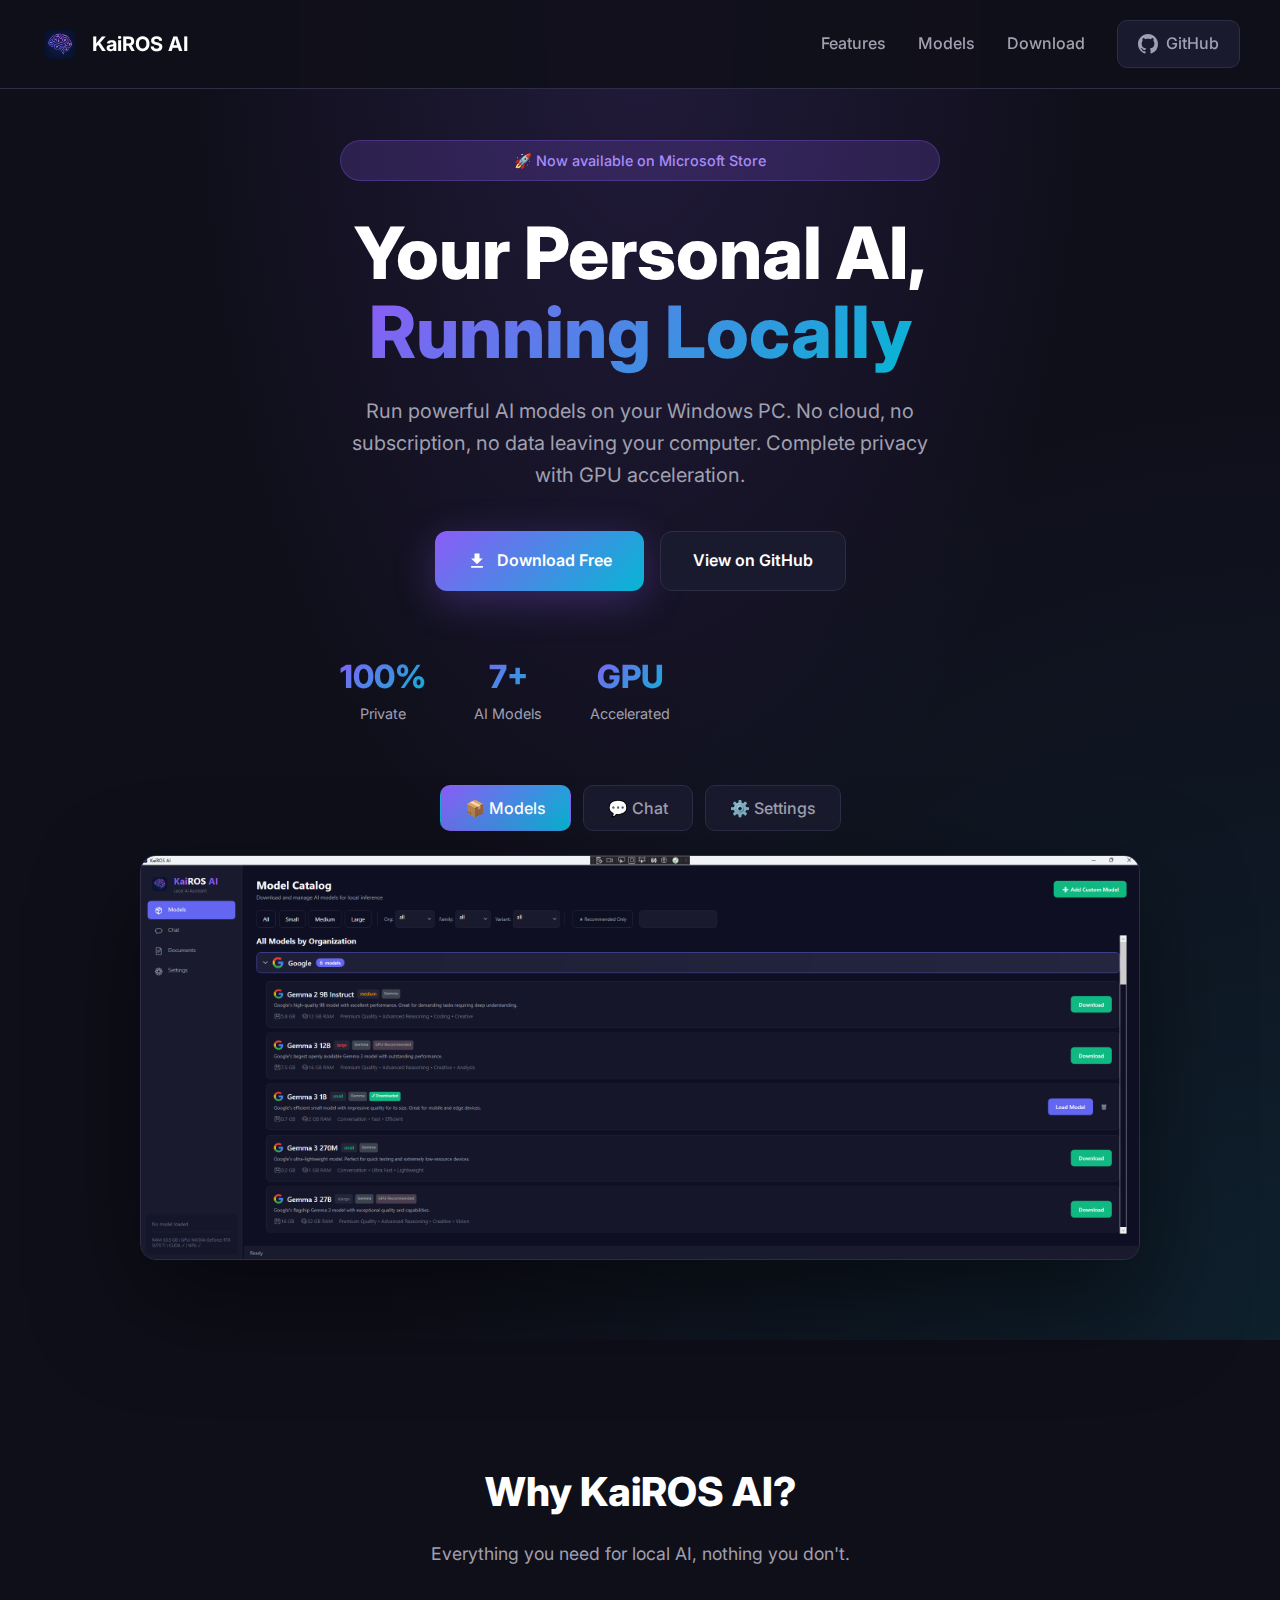
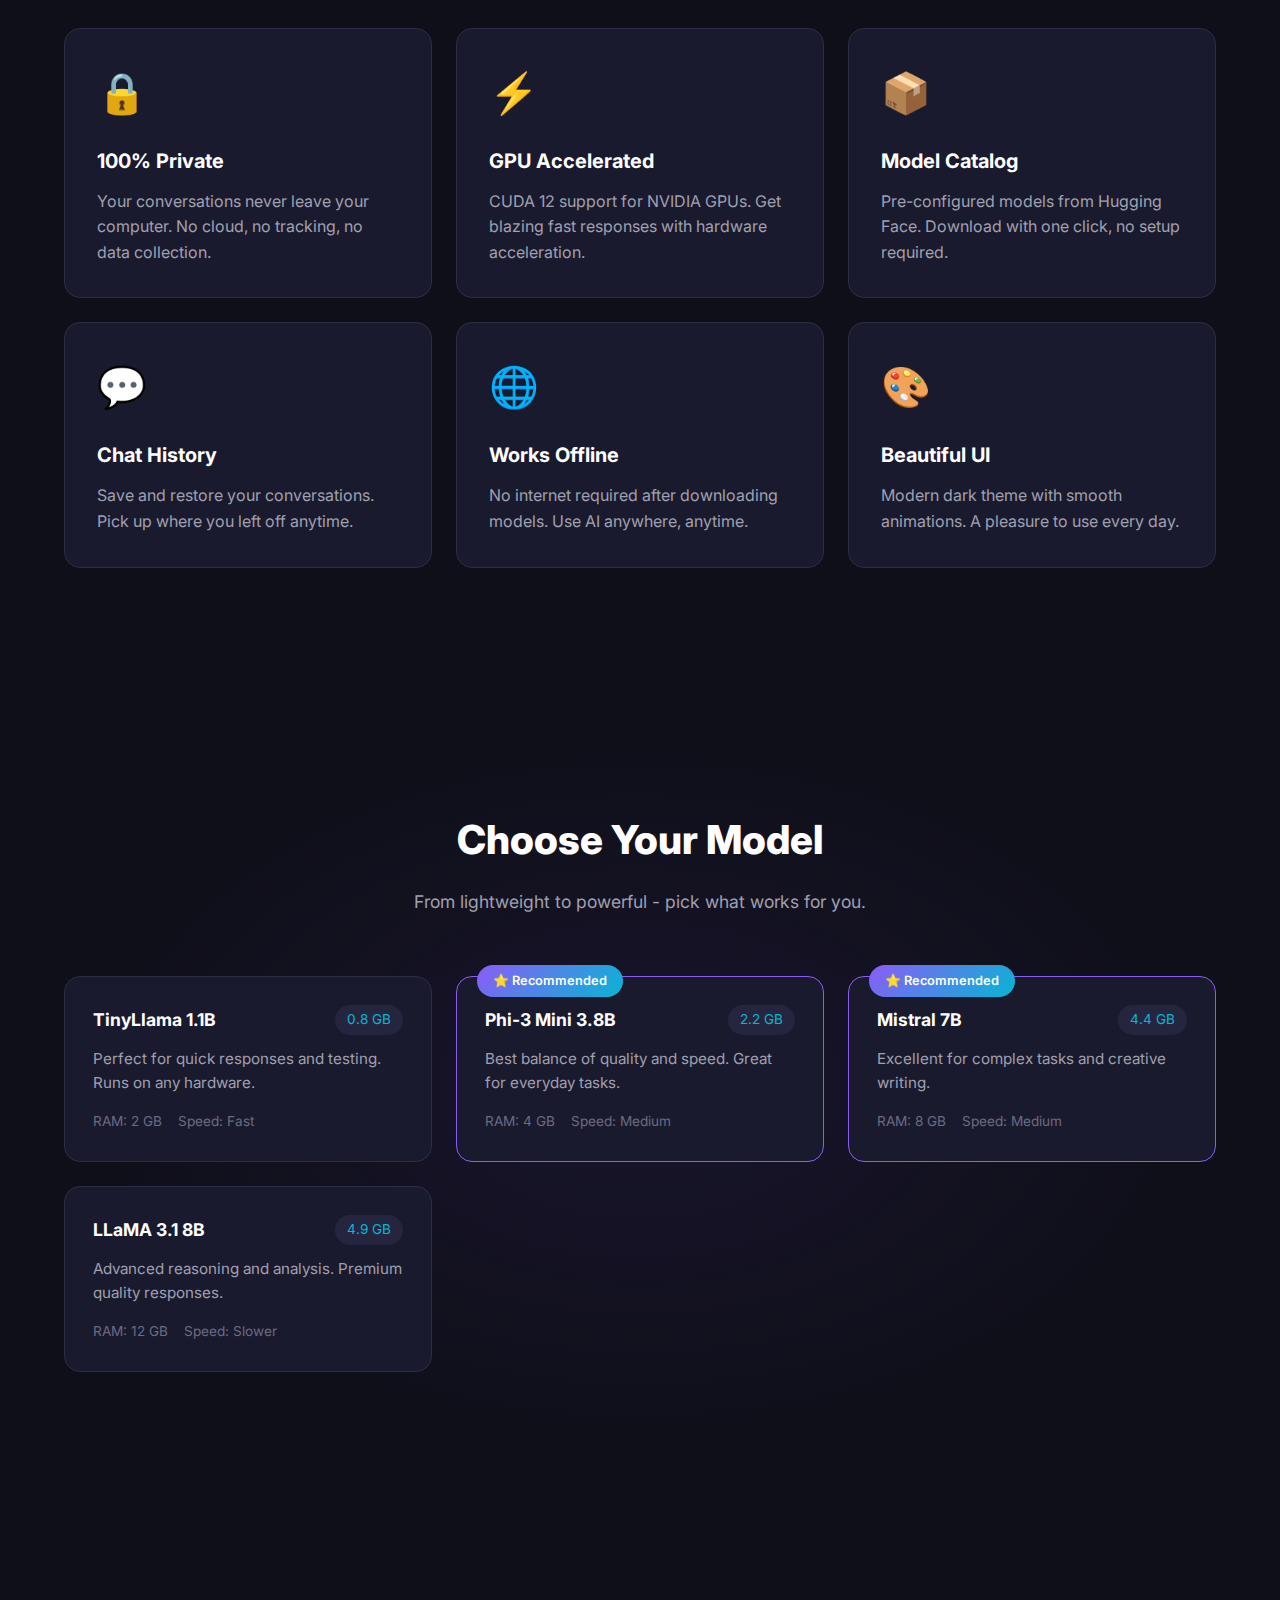
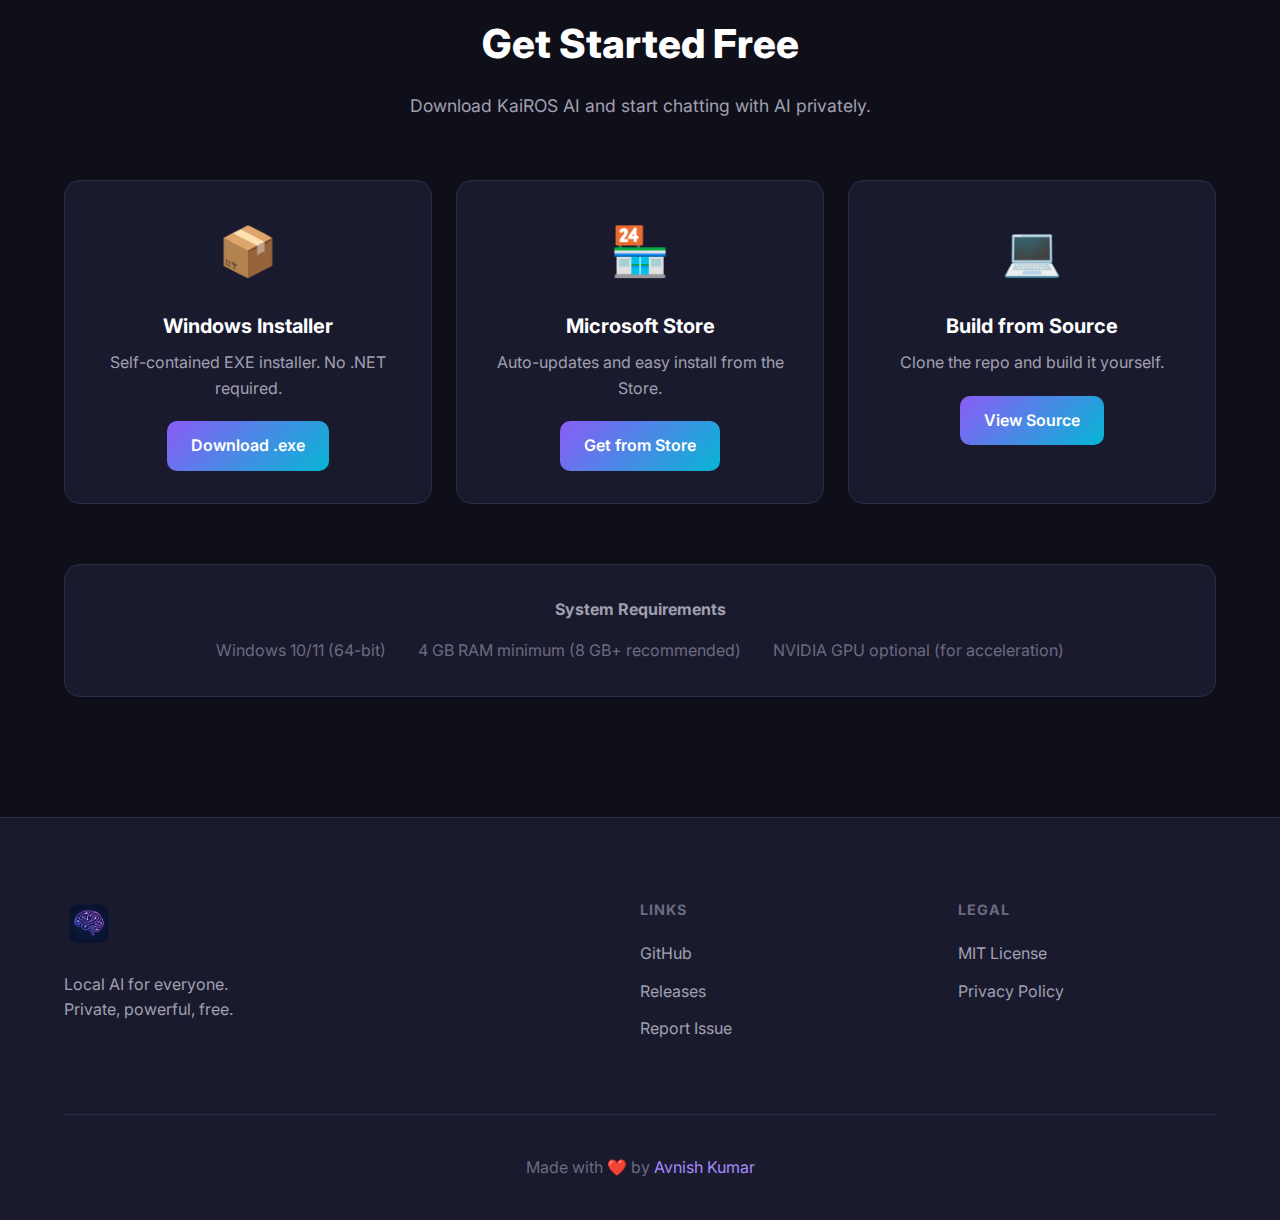
<file: docs/index.html>
<!DOCTYPE html>
<html lang="en">

<head>
    <meta charset="UTF-8">
    <meta name="viewport" content="width=device-width, initial-scale=1.0">
    <title>KaiROS AI - Local AI Assistant for Windows</title>
    <meta name="description"
        content="Run powerful AI models locally on your Windows PC. No cloud, no subscription, complete privacy. GPU accelerated with CUDA support.">
    <meta name="keywords" content="AI, LLM, Local AI, Windows, Privacy, GPU, CUDA, ChatGPT alternative">
    <link rel="icon" type="image/x-icon" href="assets/favicon.ico">
    <link href="https://fonts.googleapis.com/css2?family=Inter:wght@300;400;500;600;700;800&display=swap"
        rel="stylesheet">
    <link rel="stylesheet" href="style.css">
</head>

<body>
    <!-- Hero Section -->
    <header class="hero">
        <nav class="navbar">
            <div class="nav-brand">
                <img src="assets/logo.png" alt="KaiROS AI" class="nav-logo">
                <span>KaiROS AI</span>
            </div>
            <div class="nav-links">
                <a href="#features">Features</a>
                <a href="#models">Models</a>
                <a href="#download">Download</a>
                <a href="https://github.com/avikeid2007/Kairos.local" class="btn-github">
                    <svg viewBox="0 0 24 24" width="20" height="20" fill="currentColor">
                        <path
                            d="M12 0C5.37 0 0 5.37 0 12c0 5.31 3.435 9.795 8.205 11.385.6.105.825-.255.825-.57 0-.285-.015-1.23-.015-2.235-3.015.555-3.795-.735-4.035-1.41-.135-.345-.72-1.41-1.23-1.695-.42-.225-1.02-.78-.015-.795.945-.015 1.62.87 1.845 1.23 1.08 1.815 2.805 1.305 3.495.99.105-.78.42-1.305.765-1.605-2.67-.3-5.46-1.335-5.46-5.925 0-1.305.465-2.385 1.23-3.225-.12-.3-.54-1.53.12-3.18 0 0 1.005-.315 3.3 1.23.96-.27 1.98-.405 3-.405s2.04.135 3 .405c2.295-1.56 3.3-1.23 3.3-1.23.66 1.65.24 2.88.12 3.18.765.84 1.23 1.905 1.23 3.225 0 4.605-2.805 5.625-5.475 5.925.435.375.81 1.095.81 2.22 0 1.605-.015 2.895-.015 3.3 0 .315.225.69.825.57A12.02 12.02 0 0024 12c0-6.63-5.37-12-12-12z" />
                    </svg>
                    GitHub
                </a>
            </div>
        </nav>

        <div class="hero-content">
            <div class="hero-badge">🚀 Now available on Microsoft Store</div>
            <h1>Your Personal AI,<br><span class="gradient-text">Running Locally</span></h1>
            <p class="hero-subtitle">
                Run powerful AI models on your Windows PC. No cloud, no subscription,
                no data leaving your computer. Complete privacy with GPU acceleration.
            </p>
            <div class="hero-buttons">
                <a href="#download" class="btn btn-primary">
                    <svg viewBox="0 0 24 24" width="20" height="20" fill="currentColor">
                        <path d="M19 9h-4V3H9v6H5l7 7 7-7zM5 18v2h14v-2H5z" />
                    </svg>
                    Download Free
                </a>
                <a href="https://github.com/avikeid2007/Kairos.local" class="btn btn-secondary">
                    View on GitHub
                </a>
            </div>
            <div class="hero-stats">
                <div class="stat">
                    <span class="stat-value">100%</span>
                    <span class="stat-label">Private</span>
                </div>
                <div class="stat">
                    <span class="stat-value">7+</span>
                    <span class="stat-label">AI Models</span>
                </div>
                <div class="stat">
                    <span class="stat-value">GPU</span>
                    <span class="stat-label">Accelerated</span>
                </div>
            </div>
        </div>

        <div class="screenshot-gallery">
            <div class="gallery-tabs">
                <button class="tab active" data-tab="model">📦 Models</button>
                <button class="tab" data-tab="chat">💬 Chat</button>
                <button class="tab" data-tab="setting">⚙️ Settings</button>
            </div>
            <div class="gallery-images">
                <img src="assets/model.png" alt="Model Catalog" class="gallery-img active" id="img-model">
                <img src="assets/chat.png" alt="Chat Interface" class="gallery-img" id="img-chat">
                <img src="assets/setting.png" alt="Settings" class="gallery-img" id="img-setting">
            </div>
        </div>
    </header>

    <script>
        document.querySelectorAll('.gallery-tabs .tab').forEach(tab => {
            tab.addEventListener('click', () => {
                document.querySelectorAll('.tab').forEach(t => t.classList.remove('active'));
                document.querySelectorAll('.gallery-img').forEach(img => img.classList.remove('active'));
                tab.classList.add('active');
                document.getElementById('img-' + tab.dataset.tab).classList.add('active');
            });
        });
    </script>

    <!-- Features Section -->
    <section id="features" class="features">
        <div class="container">
            <h2 class="section-title">Why KaiROS AI?</h2>
            <p class="section-subtitle">Everything you need for local AI, nothing you don't.</p>

            <div class="features-grid">
                <div class="feature-card">
                    <div class="feature-icon">🔒</div>
                    <h3>100% Private</h3>
                    <p>Your conversations never leave your computer. No cloud, no tracking, no data collection.</p>
                </div>
                <div class="feature-card">
                    <div class="feature-icon">⚡</div>
                    <h3>GPU Accelerated</h3>
                    <p>CUDA 12 support for NVIDIA GPUs. Get blazing fast responses with hardware acceleration.</p>
                </div>
                <div class="feature-card">
                    <div class="feature-icon">📦</div>
                    <h3>Model Catalog</h3>
                    <p>Pre-configured models from Hugging Face. Download with one click, no setup required.</p>
                </div>
                <div class="feature-card">
                    <div class="feature-icon">💬</div>
                    <h3>Chat History</h3>
                    <p>Save and restore your conversations. Pick up where you left off anytime.</p>
                </div>
                <div class="feature-card">
                    <div class="feature-icon">🌐</div>
                    <h3>Works Offline</h3>
                    <p>No internet required after downloading models. Use AI anywhere, anytime.</p>
                </div>
                <div class="feature-card">
                    <div class="feature-icon">🎨</div>
                    <h3>Beautiful UI</h3>
                    <p>Modern dark theme with smooth animations. A pleasure to use every day.</p>
                </div>
            </div>
        </div>
    </section>

    <!-- Models Section -->
    <section id="models" class="models">
        <div class="container">
            <h2 class="section-title">Choose Your Model</h2>
            <p class="section-subtitle">From lightweight to powerful - pick what works for you.</p>

            <div class="models-grid">
                <div class="model-card">
                    <div class="model-header">
                        <h3>TinyLlama 1.1B</h3>
                        <span class="model-size">0.8 GB</span>
                    </div>
                    <p>Perfect for quick responses and testing. Runs on any hardware.</p>
                    <div class="model-specs">
                        <span>RAM: 2 GB</span>
                        <span>Speed: Fast</span>
                    </div>
                </div>
                <div class="model-card featured">
                    <div class="model-badge">⭐ Recommended</div>
                    <div class="model-header">
                        <h3>Phi-3 Mini 3.8B</h3>
                        <span class="model-size">2.2 GB</span>
                    </div>
                    <p>Best balance of quality and speed. Great for everyday tasks.</p>
                    <div class="model-specs">
                        <span>RAM: 4 GB</span>
                        <span>Speed: Medium</span>
                    </div>
                </div>
                <div class="model-card featured">
                    <div class="model-badge">⭐ Recommended</div>
                    <div class="model-header">
                        <h3>Mistral 7B</h3>
                        <span class="model-size">4.4 GB</span>
                    </div>
                    <p>Excellent for complex tasks and creative writing.</p>
                    <div class="model-specs">
                        <span>RAM: 8 GB</span>
                        <span>Speed: Medium</span>
                    </div>
                </div>
                <div class="model-card">
                    <div class="model-header">
                        <h3>LLaMA 3.1 8B</h3>
                        <span class="model-size">4.9 GB</span>
                    </div>
                    <p>Advanced reasoning and analysis. Premium quality responses.</p>
                    <div class="model-specs">
                        <span>RAM: 12 GB</span>
                        <span>Speed: Slower</span>
                    </div>
                </div>
            </div>
        </div>
    </section>

    <!-- Download Section -->
    <section id="download" class="download">
        <div class="container">
            <h2 class="section-title">Get Started Free</h2>
            <p class="section-subtitle">Download KaiROS AI and start chatting with AI privately.</p>

            <div class="download-options">
                <a href="https://github.com/avikeid2007/Kairos.local/releases/latest" class="download-card">
                    <div class="download-icon">📦</div>
                    <h3>Windows Installer</h3>
                    <p>Self-contained EXE installer. No .NET required.</p>
                    <span class="download-btn">Download .exe</span>
                </a>
                <a href="https://apps.microsoft.com/store/detail/kairos-ai/XXXXXXXXXX" class="download-card">
                    <div class="download-icon">🏪</div>
                    <h3>Microsoft Store</h3>
                    <p>Auto-updates and easy install from the Store.</p>
                    <span class="download-btn">Get from Store</span>
                </a>
                <a href="https://github.com/avikeid2007/Kairos.local" class="download-card">
                    <div class="download-icon">💻</div>
                    <h3>Build from Source</h3>
                    <p>Clone the repo and build it yourself.</p>
                    <span class="download-btn">View Source</span>
                </a>
            </div>

            <div class="system-requirements">
                <h4>System Requirements</h4>
                <ul>
                    <li>Windows 10/11 (64-bit)</li>
                    <li>4 GB RAM minimum (8 GB+ recommended)</li>
                    <li>NVIDIA GPU optional (for acceleration)</li>
                </ul>
            </div>
        </div>
    </section>

    <!-- Footer -->
    <footer class="footer">
        <div class="container">
            <div class="footer-content">
                <div class="footer-brand">
                    <img src="assets/logo.png" alt="KaiROS AI" class="footer-logo">
                    <p>Local AI for everyone.<br>Private, powerful, free.</p>
                </div>
                <div class="footer-links">
                    <h4>Links</h4>
                    <a href="https://github.com/avikeid2007/Kairos.local">GitHub</a>
                    <a href="https://github.com/avikeid2007/Kairos.local/releases">Releases</a>
                    <a href="https://github.com/avikeid2007/Kairos.local/issues">Report Issue</a>
                </div>
                <div class="footer-links">
                    <h4>Legal</h4>
                    <a href="https://github.com/avikeid2007/Kairos.local/blob/main/LICENSE">MIT License</a>
                    <a href="https://github.com/avikeid2007/Kairos.local/blob/main/PRIVACY_POLICY.md">Privacy Policy</a>
                </div>
            </div>
            <div class="footer-bottom">
                <p>Made with ❤️ by <a href="https://github.com/avikeid2007">Avnish Kumar</a></p>
            </div>
        </div>
    </footer>
</body>

</html>
</file>
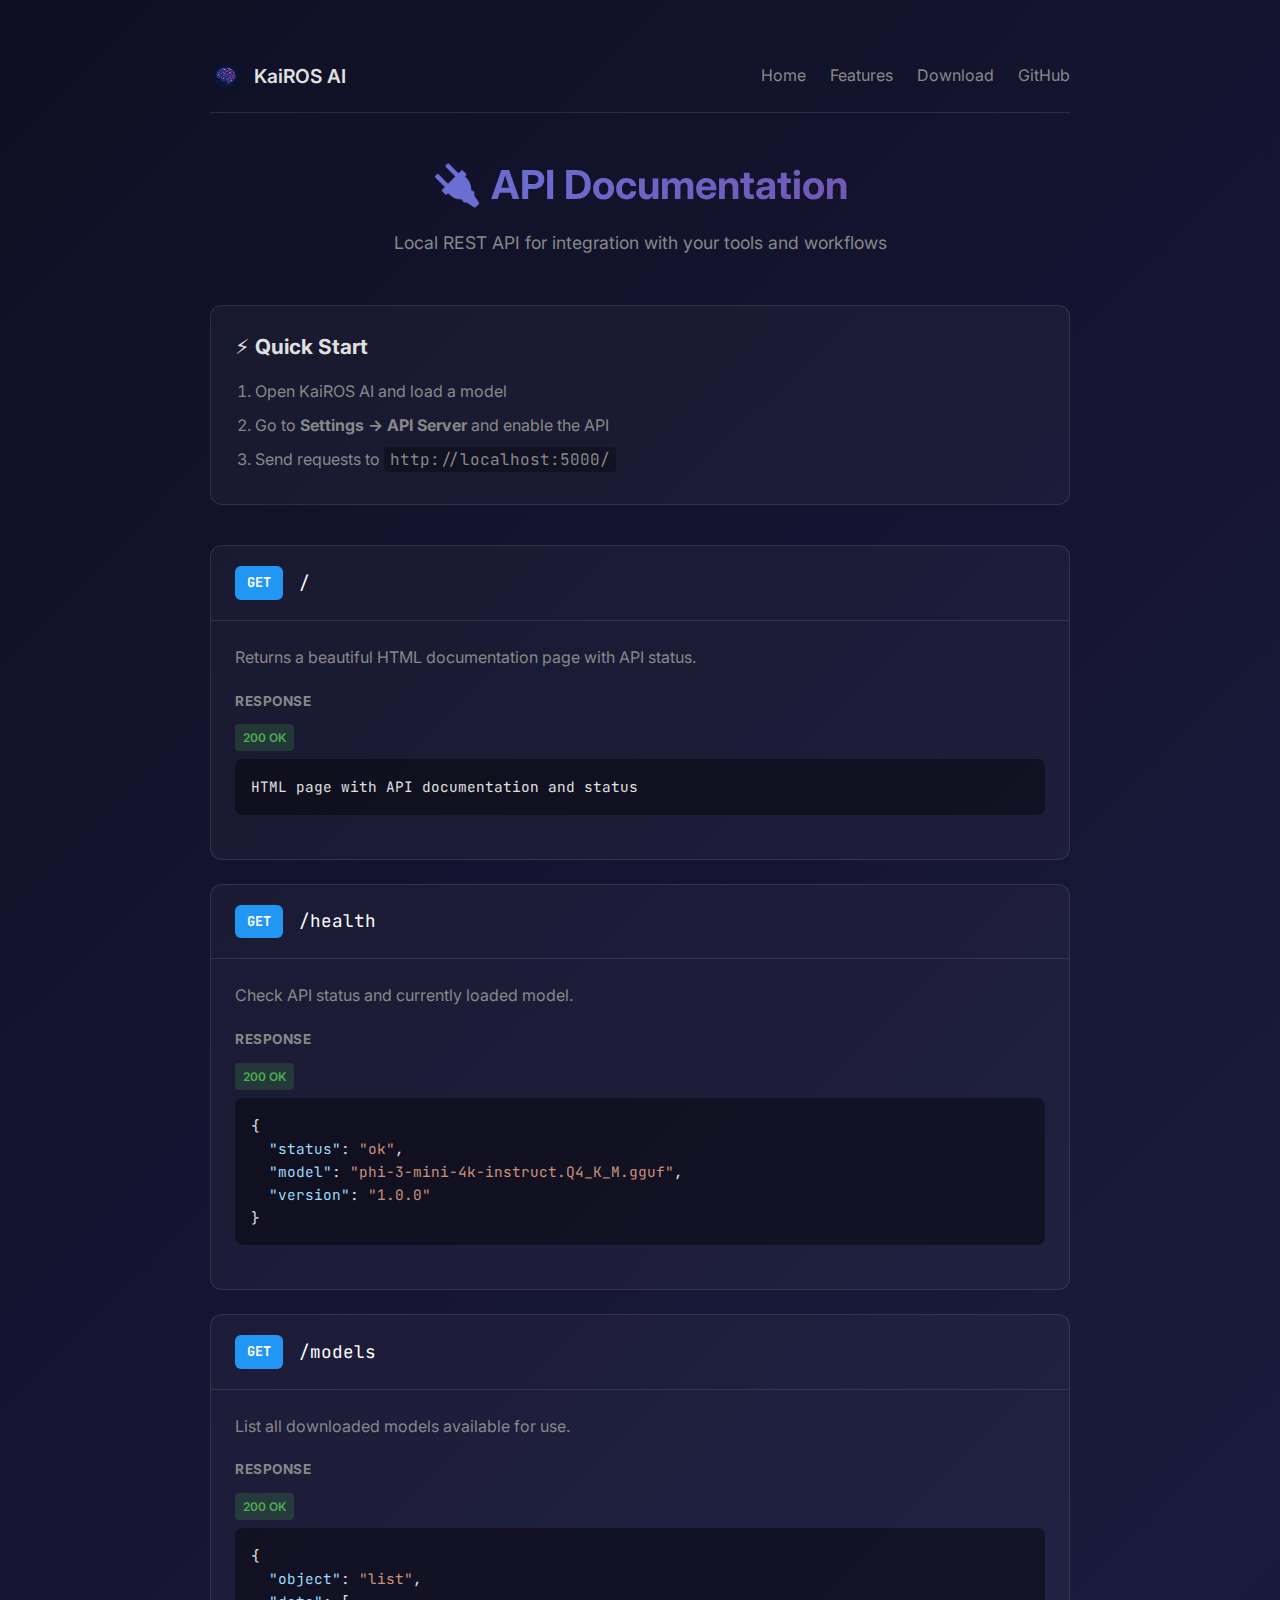
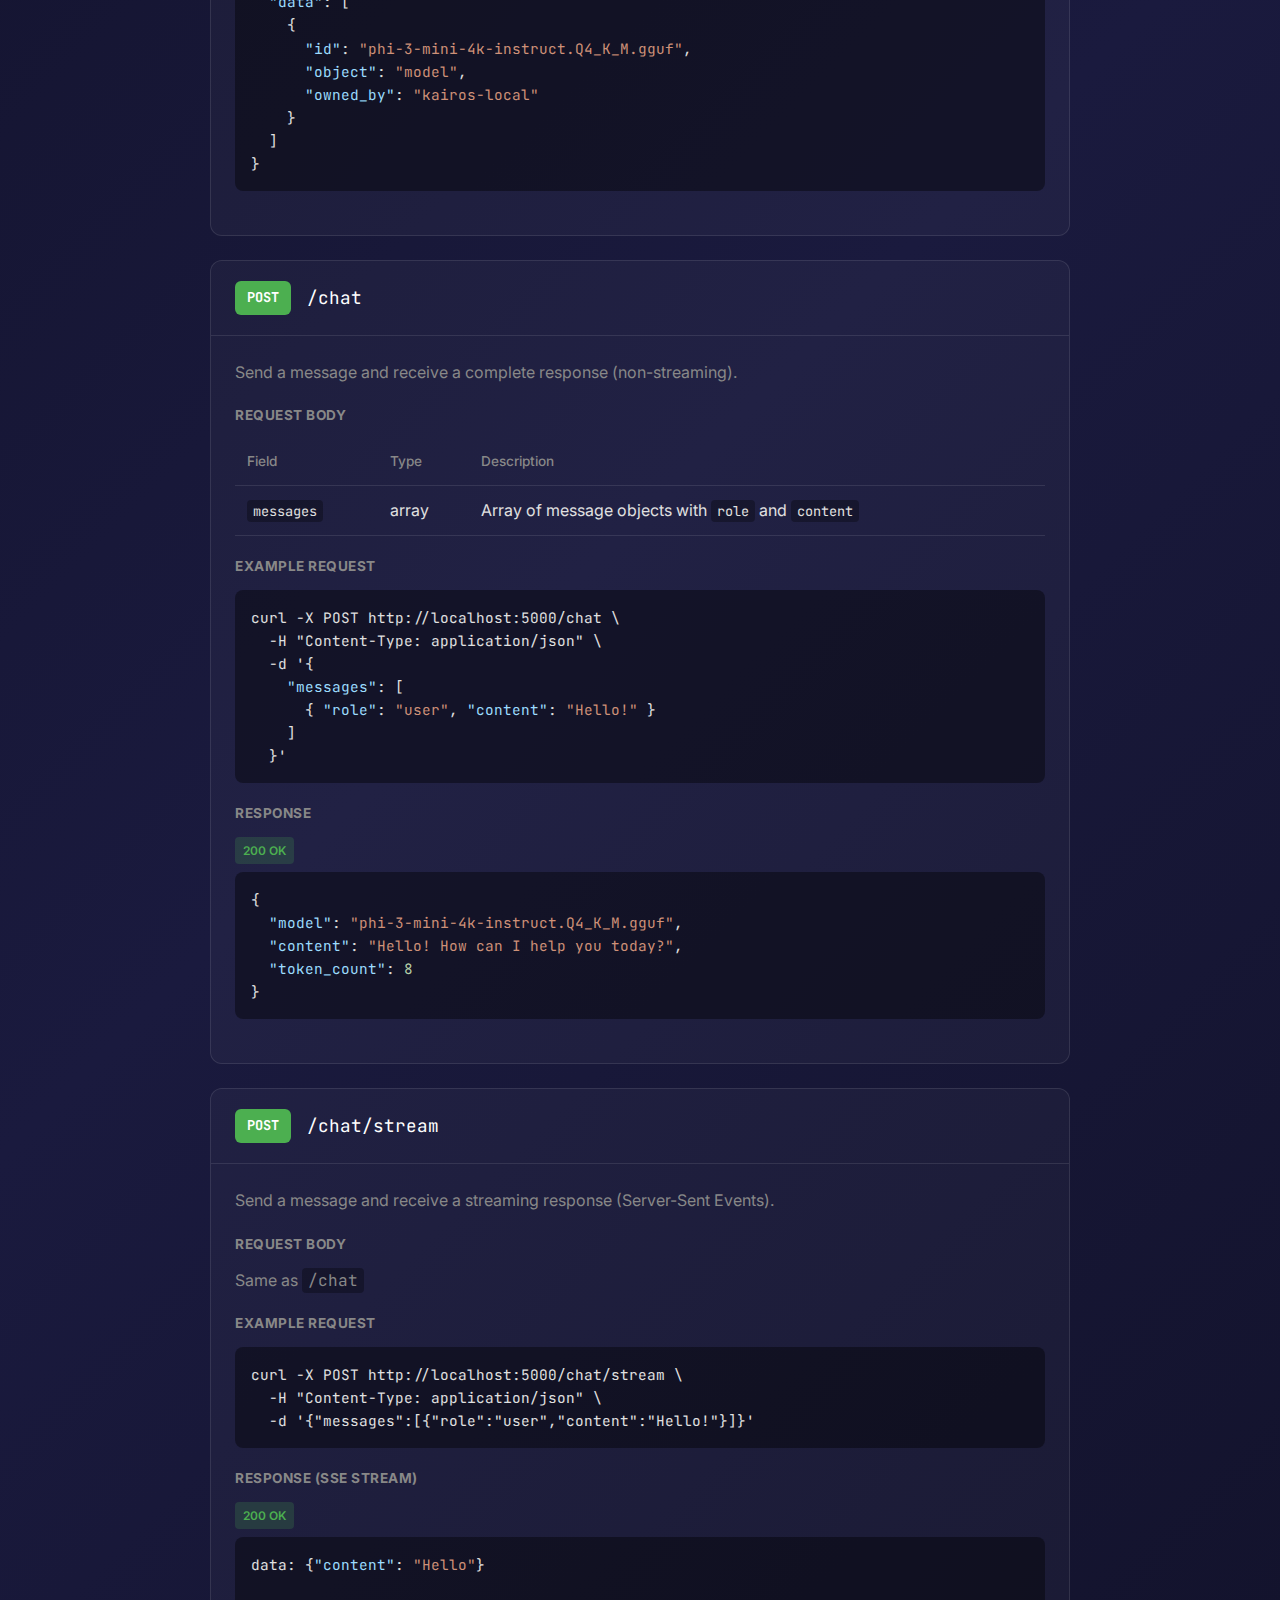
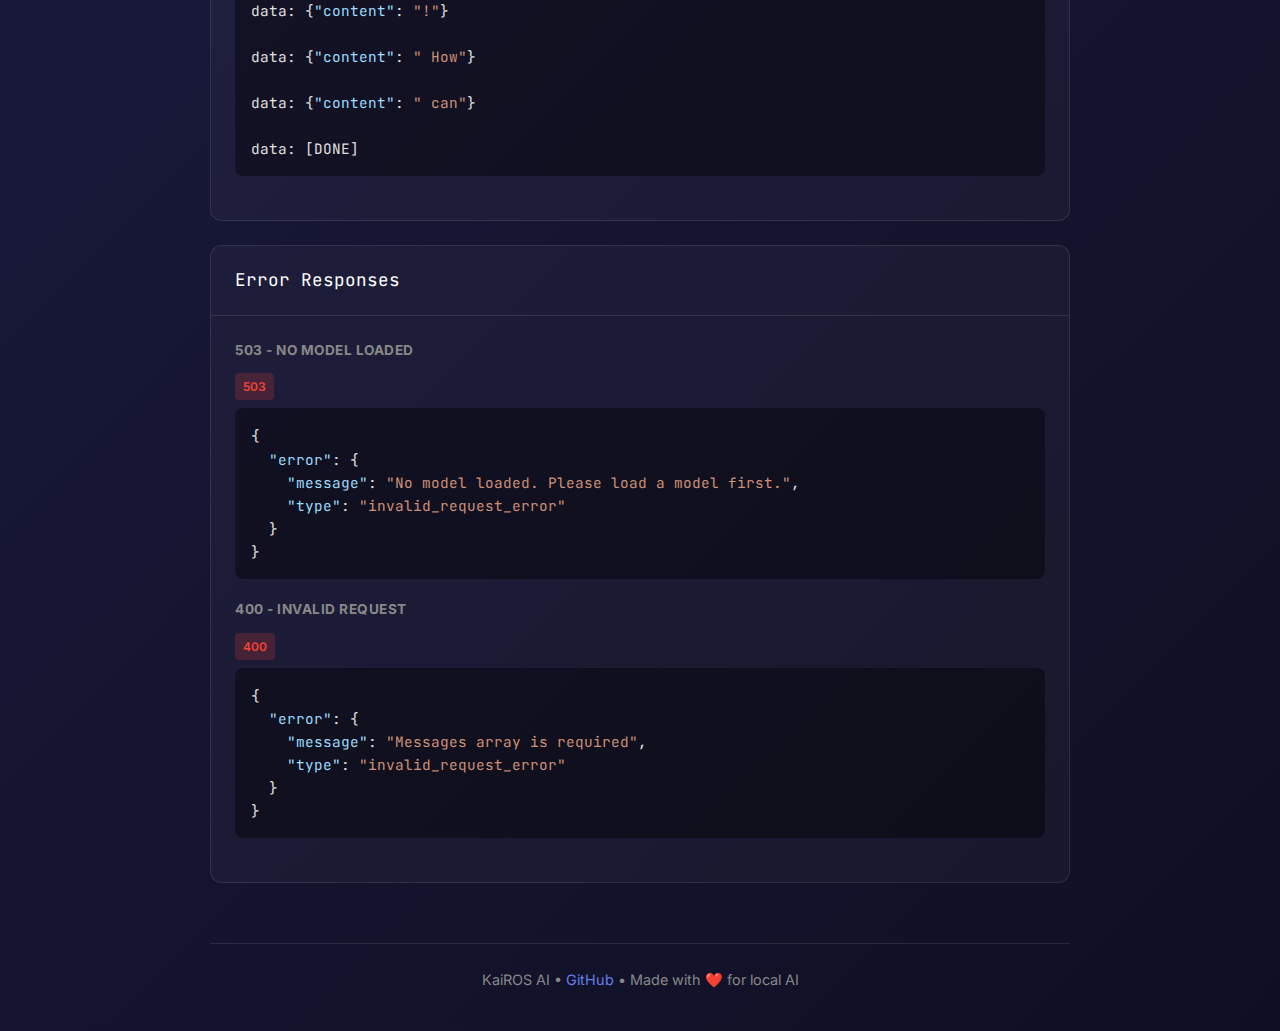
<file: docs/api.html>
<!DOCTYPE html>
<html lang="en">

<head>
    <meta charset="UTF-8">
    <meta name="viewport" content="width=device-width, initial-scale=1.0">
    <title>API Documentation - KaiROS AI</title>
    <meta name="description"
        content="KaiROS AI Local REST API Documentation. OpenAI-compatible endpoints for chat and model management.">
    <link rel="icon" type="image/x-icon" href="assets/favicon.ico">
    <link
        href="https://fonts.googleapis.com/css2?family=Inter:wght@300;400;500;600;700&family=JetBrains+Mono:wght@400;500&display=swap"
        rel="stylesheet">
    <style>
        * {
            margin: 0;
            padding: 0;
            box-sizing: border-box;
        }

        :root {
            --bg-dark: #0f0f23;
            --bg-card: rgba(255, 255, 255, 0.03);
            --border: rgba(255, 255, 255, 0.1);
            --text-primary: #e0e0e0;
            --text-secondary: #888;
            --accent: #667eea;
            --accent-gradient: linear-gradient(135deg, #667eea 0%, #764ba2 100%);
            --get: #2196f3;
            --post: #4caf50;
            --success: #4caf50;
        }

        body {
            font-family: 'Inter', system-ui, sans-serif;
            background: linear-gradient(135deg, #0f0f23 0%, #1a1a3e 50%, #0f0f23 100%);
            color: var(--text-primary);
            min-height: 100vh;
            line-height: 1.6;
        }

        .container {
            max-width: 900px;
            margin: 0 auto;
            padding: 40px 20px;
        }

        /* Navigation */
        .nav {
            display: flex;
            justify-content: space-between;
            align-items: center;
            padding: 20px 0;
            margin-bottom: 40px;
            border-bottom: 1px solid var(--border);
        }

        .nav-brand {
            display: flex;
            align-items: center;
            gap: 12px;
            text-decoration: none;
            color: var(--text-primary);
            font-weight: 600;
            font-size: 1.2rem;
        }

        .nav-brand img {
            width: 32px;
            height: 32px;
        }

        .nav-links {
            display: flex;
            gap: 24px;
        }

        .nav-links a {
            color: var(--text-secondary);
            text-decoration: none;
            transition: color 0.2s;
        }

        .nav-links a:hover {
            color: var(--accent);
        }

        /* Header */
        .header {
            text-align: center;
            margin-bottom: 48px;
        }

        .header h1 {
            font-size: 2.5rem;
            background: var(--accent-gradient);
            -webkit-background-clip: text;
            -webkit-text-fill-color: transparent;
            margin-bottom: 12px;
        }

        .header p {
            color: var(--text-secondary);
            font-size: 1.1rem;
        }

        /* Quick Start */
        .quick-start {
            background: var(--bg-card);
            border: 1px solid var(--border);
            border-radius: 12px;
            padding: 24px;
            margin-bottom: 40px;
        }

        .quick-start h2 {
            margin-bottom: 16px;
            font-size: 1.3rem;
        }

        .quick-start ol {
            padding-left: 20px;
            color: var(--text-secondary);
        }

        .quick-start li {
            margin-bottom: 8px;
        }

        /* Endpoints */
        .endpoint {
            background: var(--bg-card);
            border: 1px solid var(--border);
            border-radius: 12px;
            margin-bottom: 24px;
            overflow: hidden;
        }

        .endpoint-header {
            padding: 20px 24px;
            border-bottom: 1px solid var(--border);
            display: flex;
            align-items: center;
            gap: 16px;
        }

        .method {
            padding: 6px 12px;
            border-radius: 6px;
            font-weight: 700;
            font-size: 0.85rem;
            font-family: 'JetBrains Mono', monospace;
        }

        .method.get {
            background: var(--get);
            color: white;
        }

        .method.post {
            background: var(--post);
            color: white;
        }

        .path {
            font-family: 'JetBrains Mono', monospace;
            font-size: 1.1rem;
            color: white;
        }

        .endpoint-body {
            padding: 24px;
        }

        .endpoint-body h4 {
            color: var(--text-secondary);
            font-size: 0.85rem;
            text-transform: uppercase;
            letter-spacing: 0.5px;
            margin-bottom: 12px;
        }

        .endpoint-body p {
            color: var(--text-secondary);
            margin-bottom: 20px;
        }

        /* Code Blocks */
        pre {
            background: rgba(0, 0, 0, 0.4);
            border-radius: 8px;
            padding: 16px;
            overflow-x: auto;
            font-family: 'JetBrains Mono', monospace;
            font-size: 0.9rem;
            margin-bottom: 20px;
        }

        code {
            font-family: 'JetBrains Mono', monospace;
            background: rgba(0, 0, 0, 0.3);
            padding: 2px 6px;
            border-radius: 4px;
        }

        pre code {
            background: none;
            padding: 0;
        }

        .json-key {
            color: #9cdcfe;
        }

        .json-string {
            color: #ce9178;
        }

        .json-number {
            color: #b5cea8;
        }

        /* Response */
        .response-label {
            display: inline-block;
            padding: 4px 8px;
            border-radius: 4px;
            font-size: 0.75rem;
            font-weight: 600;
            margin-bottom: 8px;
        }

        .response-label.success {
            background: rgba(76, 175, 80, 0.2);
            color: var(--success);
        }

        .response-label.error {
            background: rgba(244, 67, 54, 0.2);
            color: #f44336;
        }

        /* Table */
        table {
            width: 100%;
            border-collapse: collapse;
            margin-bottom: 20px;
        }

        th,
        td {
            padding: 12px;
            text-align: left;
            border-bottom: 1px solid var(--border);
        }

        th {
            color: var(--text-secondary);
            font-weight: 500;
            font-size: 0.85rem;
        }

        td {
            color: var(--text-primary);
        }

        td code {
            font-size: 0.85rem;
        }

        /* Footer */
        .footer {
            text-align: center;
            color: var(--text-secondary);
            font-size: 0.9rem;
            margin-top: 60px;
            padding-top: 24px;
            border-top: 1px solid var(--border);
        }

        .footer a {
            color: var(--accent);
            text-decoration: none;
        }
    </style>
</head>

<body>
    <div class="container">
        <nav class="nav">
            <a href="index.html" class="nav-brand">
                <img src="assets/logo.png" alt="KaiROS AI">
                <span>KaiROS AI</span>
            </a>
            <div class="nav-links">
                <a href="index.html">Home</a>
                <a href="index.html#features">Features</a>
                <a href="index.html#download">Download</a>
                <a href="https://github.com/avikeid2007/Kairos.local">GitHub</a>
            </div>
        </nav>

        <div class="header">
            <h1>🔌 API Documentation</h1>
            <p>Local REST API for integration with your tools and workflows</p>
        </div>

        <div class="quick-start">
            <h2>⚡ Quick Start</h2>
            <ol>
                <li>Open KaiROS AI and load a model</li>
                <li>Go to <strong>Settings → API Server</strong> and enable the API</li>
                <li>Send requests to <code>http://localhost:5000/</code></li>
            </ol>
        </div>

        <!-- GET / -->
        <div class="endpoint">
            <div class="endpoint-header">
                <span class="method get">GET</span>
                <span class="path">/</span>
            </div>
            <div class="endpoint-body">
                <p>Returns a beautiful HTML documentation page with API status.</p>
                <h4>Response</h4>
                <span class="response-label success">200 OK</span>
                <pre><code>HTML page with API documentation and status</code></pre>
            </div>
        </div>

        <!-- GET /health -->
        <div class="endpoint">
            <div class="endpoint-header">
                <span class="method get">GET</span>
                <span class="path">/health</span>
            </div>
            <div class="endpoint-body">
                <p>Check API status and currently loaded model.</p>
                <h4>Response</h4>
                <span class="response-label success">200 OK</span>
                <pre><code>{
  <span class="json-key">"status"</span>: <span class="json-string">"ok"</span>,
  <span class="json-key">"model"</span>: <span class="json-string">"phi-3-mini-4k-instruct.Q4_K_M.gguf"</span>,
  <span class="json-key">"version"</span>: <span class="json-string">"1.0.0"</span>
}</code></pre>
            </div>
        </div>

        <!-- GET /models -->
        <div class="endpoint">
            <div class="endpoint-header">
                <span class="method get">GET</span>
                <span class="path">/models</span>
            </div>
            <div class="endpoint-body">
                <p>List all downloaded models available for use.</p>
                <h4>Response</h4>
                <span class="response-label success">200 OK</span>
                <pre><code>{
  <span class="json-key">"object"</span>: <span class="json-string">"list"</span>,
  <span class="json-key">"data"</span>: [
    {
      <span class="json-key">"id"</span>: <span class="json-string">"phi-3-mini-4k-instruct.Q4_K_M.gguf"</span>,
      <span class="json-key">"object"</span>: <span class="json-string">"model"</span>,
      <span class="json-key">"owned_by"</span>: <span class="json-string">"kairos-local"</span>
    }
  ]
}</code></pre>
            </div>
        </div>

        <!-- POST /chat -->
        <div class="endpoint">
            <div class="endpoint-header">
                <span class="method post">POST</span>
                <span class="path">/chat</span>
            </div>
            <div class="endpoint-body">
                <p>Send a message and receive a complete response (non-streaming).</p>

                <h4>Request Body</h4>
                <table>
                    <tr>
                        <th>Field</th>
                        <th>Type</th>
                        <th>Description</th>
                    </tr>
                    <tr>
                        <td><code>messages</code></td>
                        <td>array</td>
                        <td>Array of message objects with <code>role</code> and <code>content</code></td>
                    </tr>
                </table>

                <h4>Example Request</h4>
                <pre><code>curl -X POST http://localhost:5000/chat \
  -H "Content-Type: application/json" \
  -d '{
    <span class="json-key">"messages"</span>: [
      { <span class="json-key">"role"</span>: <span class="json-string">"user"</span>, <span class="json-key">"content"</span>: <span class="json-string">"Hello!"</span> }
    ]
  }'</code></pre>

                <h4>Response</h4>
                <span class="response-label success">200 OK</span>
                <pre><code>{
  <span class="json-key">"model"</span>: <span class="json-string">"phi-3-mini-4k-instruct.Q4_K_M.gguf"</span>,
  <span class="json-key">"content"</span>: <span class="json-string">"Hello! How can I help you today?"</span>,
  <span class="json-key">"token_count"</span>: <span class="json-number">8</span>
}</code></pre>
            </div>
        </div>

        <!-- POST /chat/stream -->
        <div class="endpoint">
            <div class="endpoint-header">
                <span class="method post">POST</span>
                <span class="path">/chat/stream</span>
            </div>
            <div class="endpoint-body">
                <p>Send a message and receive a streaming response (Server-Sent Events).</p>

                <h4>Request Body</h4>
                <p>Same as <code>/chat</code></p>

                <h4>Example Request</h4>
                <pre><code>curl -X POST http://localhost:5000/chat/stream \
  -H "Content-Type: application/json" \
  -d '{"messages":[{"role":"user","content":"Hello!"}]}'</code></pre>

                <h4>Response (SSE Stream)</h4>
                <span class="response-label success">200 OK</span>
                <pre><code>data: {<span class="json-key">"content"</span>: <span class="json-string">"Hello"</span>}

data: {<span class="json-key">"content"</span>: <span class="json-string">"!"</span>}

data: {<span class="json-key">"content"</span>: <span class="json-string">" How"</span>}

data: {<span class="json-key">"content"</span>: <span class="json-string">" can"</span>}

data: [DONE]</code></pre>
            </div>
        </div>

        <!-- Error Responses -->
        <div class="endpoint">
            <div class="endpoint-header">
                <span class="path">Error Responses</span>
            </div>
            <div class="endpoint-body">
                <h4>503 - No Model Loaded</h4>
                <span class="response-label error">503</span>
                <pre><code>{
  <span class="json-key">"error"</span>: {
    <span class="json-key">"message"</span>: <span class="json-string">"No model loaded. Please load a model first."</span>,
    <span class="json-key">"type"</span>: <span class="json-string">"invalid_request_error"</span>
  }
}</code></pre>

                <h4>400 - Invalid Request</h4>
                <span class="response-label error">400</span>
                <pre><code>{
  <span class="json-key">"error"</span>: {
    <span class="json-key">"message"</span>: <span class="json-string">"Messages array is required"</span>,
    <span class="json-key">"type"</span>: <span class="json-string">"invalid_request_error"</span>
  }
}</code></pre>
            </div>
        </div>

        <div class="footer">
            <p>KaiROS AI • <a href="https://github.com/avikeid2007/Kairos.local">GitHub</a> • Made with ❤️ for local AI
            </p>
        </div>
    </div>
</body>

</html>
</file>
<file: docs/style.css>
/* KaiROS AI - Landing Page Styles */

:root {
    --primary: #8b5cf6;
    --primary-dark: #7c3aed;
    --primary-light: #a78bfa;
    --secondary: #06b6d4;
    --bg-dark: #0f0f1a;
    --bg-card: #1a1a2e;
    --bg-card-hover: #252540;
    --text-primary: #ffffff;
    --text-secondary: #a0a0b0;
    --text-muted: #6b6b80;
    --border: #2d2d45;
    --gradient: linear-gradient(135deg, #8b5cf6 0%, #06b6d4 100%);
}

* {
    margin: 0;
    padding: 0;
    box-sizing: border-box;
}

html {
    scroll-behavior: smooth;
}

body {
    font-family: 'Inter', -apple-system, BlinkMacSystemFont, sans-serif;
    background: var(--bg-dark);
    color: var(--text-primary);
    line-height: 1.6;
}

.container {
    max-width: 1200px;
    margin: 0 auto;
    padding: 0 24px;
}

/* Navbar */
.navbar {
    display: flex;
    justify-content: space-between;
    align-items: center;
    padding: 20px 40px;
    position: fixed;
    top: 0;
    left: 0;
    right: 0;
    z-index: 100;
    background: rgba(15, 15, 26, 0.9);
    backdrop-filter: blur(20px);
    border-bottom: 1px solid var(--border);
}

.nav-brand {
    display: flex;
    align-items: center;
    gap: 12px;
    font-weight: 700;
    font-size: 1.25rem;
}

.nav-logo {
    width: 40px;
    height: 40px;
    border-radius: 10px;
}

.nav-links {
    display: flex;
    align-items: center;
    gap: 32px;
}

.nav-links a {
    color: var(--text-secondary);
    text-decoration: none;
    font-weight: 500;
    transition: color 0.3s;
}

.nav-links a:hover {
    color: var(--text-primary);
}

.btn-github {
    display: flex;
    align-items: center;
    gap: 8px;
    background: var(--bg-card);
    padding: 10px 20px;
    border-radius: 10px;
    border: 1px solid var(--border);
}

.btn-github:hover {
    background: var(--bg-card-hover);
}

/* Hero Section */
.hero {
    min-height: 100vh;
    padding: 140px 40px 80px;
    display: flex;
    flex-direction: column;
    align-items: center;
    text-align: center;
    background:
        radial-gradient(ellipse at top, rgba(139, 92, 246, 0.15) 0%, transparent 50%),
        radial-gradient(ellipse at bottom right, rgba(6, 182, 212, 0.1) 0%, transparent 50%),
        var(--bg-dark);
}

.hero-badge {
    background: rgba(139, 92, 246, 0.2);
    color: var(--primary-light);
    padding: 8px 20px;
    border-radius: 50px;
    font-size: 0.9rem;
    font-weight: 500;
    margin-bottom: 32px;
    border: 1px solid rgba(139, 92, 246, 0.3);
}

.hero-content h1 {
    font-size: clamp(2.5rem, 6vw, 4.5rem);
    font-weight: 800;
    line-height: 1.1;
    margin-bottom: 24px;
}

.gradient-text {
    background: var(--gradient);
    -webkit-background-clip: text;
    -webkit-text-fill-color: transparent;
    background-clip: text;
}

.hero-subtitle {
    font-size: 1.25rem;
    color: var(--text-secondary);
    max-width: 600px;
    margin: 0 auto 40px;
}

.hero-buttons {
    display: flex;
    gap: 16px;
    justify-content: center;
    flex-wrap: wrap;
}

.btn {
    display: inline-flex;
    align-items: center;
    gap: 10px;
    padding: 16px 32px;
    border-radius: 12px;
    font-weight: 600;
    font-size: 1rem;
    text-decoration: none;
    transition: all 0.3s;
    cursor: pointer;
    border: none;
}

.btn-primary {
    background: var(--gradient);
    color: white;
    box-shadow: 0 10px 40px rgba(139, 92, 246, 0.3);
}

.btn-primary:hover {
    transform: translateY(-3px);
    box-shadow: 0 15px 50px rgba(139, 92, 246, 0.4);
}

.btn-secondary {
    background: var(--bg-card);
    color: var(--text-primary);
    border: 1px solid var(--border);
}

.btn-secondary:hover {
    background: var(--bg-card-hover);
    border-color: var(--primary);
}

.hero-stats {
    display: flex;
    gap: 48px;
    margin-top: 60px;
}

.stat {
    display: flex;
    flex-direction: column;
}

.stat-value {
    font-size: 2rem;
    font-weight: 800;
    background: var(--gradient);
    -webkit-background-clip: text;
    -webkit-text-fill-color: transparent;
}

.stat-label {
    color: var(--text-secondary);
    font-size: 0.9rem;
}

/* Screenshot Gallery */
.screenshot-gallery {
    margin-top: 60px;
    max-width: 1000px;
    width: 100%;
}

.gallery-tabs {
    display: flex;
    justify-content: center;
    gap: 12px;
    margin-bottom: 24px;
}

.gallery-tabs .tab {
    background: var(--bg-card);
    border: 1px solid var(--border);
    color: var(--text-secondary);
    padding: 12px 24px;
    border-radius: 10px;
    font-size: 1rem;
    font-weight: 500;
    cursor: pointer;
    transition: all 0.3s;
    font-family: inherit;
}

.gallery-tabs .tab:hover {
    background: var(--bg-card-hover);
    color: var(--text-primary);
}

.gallery-tabs .tab.active {
    background: var(--gradient);
    border-color: transparent;
    color: white;
}

.gallery-images {
    position: relative;
    min-height: 400px;
}

.gallery-img {
    width: 100%;
    border-radius: 16px;
    box-shadow: 0 40px 100px rgba(0, 0, 0, 0.5);
    border: 1px solid var(--border);
    display: none;
    animation: fadeIn 0.3s ease;
}

.gallery-img.active {
    display: block;
}

@keyframes fadeIn {
    from {
        opacity: 0;
        transform: scale(0.98);
    }

    to {
        opacity: 1;
        transform: scale(1);
    }
}

/* Section Styles */
.section-title {
    font-size: 2.5rem;
    font-weight: 800;
    text-align: center;
    margin-bottom: 16px;
}

.section-subtitle {
    color: var(--text-secondary);
    text-align: center;
    font-size: 1.1rem;
    margin-bottom: 60px;
}

/* Features Section */
.features {
    padding: 120px 0;
    background: var(--bg-dark);
}

.features-grid {
    display: grid;
    grid-template-columns: repeat(auto-fit, minmax(300px, 1fr));
    gap: 24px;
}

.feature-card {
    background: var(--bg-card);
    padding: 32px;
    border-radius: 16px;
    border: 1px solid var(--border);
    transition: all 0.3s;
}

.feature-card:hover {
    transform: translateY(-5px);
    border-color: var(--primary);
    box-shadow: 0 20px 60px rgba(139, 92, 246, 0.15);
}

.feature-icon {
    font-size: 2.5rem;
    margin-bottom: 20px;
}

.feature-card h3 {
    font-size: 1.25rem;
    font-weight: 700;
    margin-bottom: 12px;
}

.feature-card p {
    color: var(--text-secondary);
}

/* Models Section */
.models {
    padding: 120px 0;
    background:
        radial-gradient(ellipse at center, rgba(139, 92, 246, 0.08) 0%, transparent 60%),
        var(--bg-dark);
}

.models-grid {
    display: grid;
    grid-template-columns: repeat(auto-fit, minmax(280px, 1fr));
    gap: 24px;
}

.model-card {
    background: var(--bg-card);
    padding: 28px;
    border-radius: 16px;
    border: 1px solid var(--border);
    position: relative;
    transition: all 0.3s;
}

.model-card:hover {
    transform: translateY(-5px);
    border-color: var(--secondary);
}

.model-card.featured {
    border-color: var(--primary);
}

.model-badge {
    position: absolute;
    top: -12px;
    left: 20px;
    background: var(--gradient);
    padding: 6px 16px;
    border-radius: 20px;
    font-size: 0.8rem;
    font-weight: 600;
}

.model-header {
    display: flex;
    justify-content: space-between;
    align-items: center;
    margin-bottom: 12px;
}

.model-header h3 {
    font-size: 1.1rem;
    font-weight: 700;
}

.model-size {
    background: var(--bg-card-hover);
    padding: 4px 12px;
    border-radius: 20px;
    font-size: 0.85rem;
    color: var(--secondary);
}

.model-card p {
    color: var(--text-secondary);
    font-size: 0.95rem;
    margin-bottom: 16px;
}

.model-specs {
    display: flex;
    gap: 16px;
    font-size: 0.85rem;
    color: var(--text-muted);
}

/* Download Section */
.download {
    padding: 120px 0;
    background: var(--bg-dark);
}

.download-options {
    display: grid;
    grid-template-columns: repeat(auto-fit, minmax(280px, 1fr));
    gap: 24px;
    margin-bottom: 60px;
}

.download-card {
    background: var(--bg-card);
    padding: 32px;
    border-radius: 16px;
    border: 1px solid var(--border);
    text-decoration: none;
    color: inherit;
    text-align: center;
    transition: all 0.3s;
}

.download-card:hover {
    transform: translateY(-5px);
    border-color: var(--primary);
    box-shadow: 0 20px 60px rgba(139, 92, 246, 0.15);
}

.download-icon {
    font-size: 3rem;
    margin-bottom: 20px;
}

.download-card h3 {
    font-size: 1.25rem;
    font-weight: 700;
    margin-bottom: 8px;
}

.download-card p {
    color: var(--text-secondary);
    margin-bottom: 20px;
}

.download-btn {
    display: inline-block;
    background: var(--gradient);
    padding: 12px 24px;
    border-radius: 10px;
    font-weight: 600;
}

.system-requirements {
    text-align: center;
    padding: 32px;
    background: var(--bg-card);
    border-radius: 16px;
    border: 1px solid var(--border);
}

.system-requirements h4 {
    margin-bottom: 16px;
    color: var(--text-secondary);
}

.system-requirements ul {
    list-style: none;
    display: flex;
    justify-content: center;
    gap: 32px;
    flex-wrap: wrap;
}

.system-requirements li {
    color: var(--text-muted);
}

/* Footer */
.footer {
    padding: 80px 0 40px;
    background: var(--bg-card);
    border-top: 1px solid var(--border);
}

.footer-content {
    display: grid;
    grid-template-columns: 2fr 1fr 1fr;
    gap: 60px;
    margin-bottom: 60px;
}

.footer-logo {
    width: 50px;
    height: 50px;
    border-radius: 12px;
    margin-bottom: 16px;
}

.footer-brand p {
    color: var(--text-secondary);
}

.footer-links h4 {
    margin-bottom: 20px;
    font-size: 0.9rem;
    color: var(--text-muted);
    text-transform: uppercase;
    letter-spacing: 1px;
}

.footer-links a {
    display: block;
    color: var(--text-secondary);
    text-decoration: none;
    margin-bottom: 12px;
    transition: color 0.3s;
}

.footer-links a:hover {
    color: var(--text-primary);
}

.footer-bottom {
    text-align: center;
    padding-top: 40px;
    border-top: 1px solid var(--border);
    color: var(--text-muted);
}

.footer-bottom a {
    color: var(--primary-light);
    text-decoration: none;
}

/* Responsive */
@media (max-width: 768px) {
    .navbar {
        padding: 16px 20px;
    }

    .nav-links {
        display: none;
    }

    .hero {
        padding: 120px 20px 60px;
    }

    .hero-stats {
        gap: 24px;
    }

    .footer-content {
        grid-template-columns: 1fr;
        gap: 40px;
    }
}
</file>
